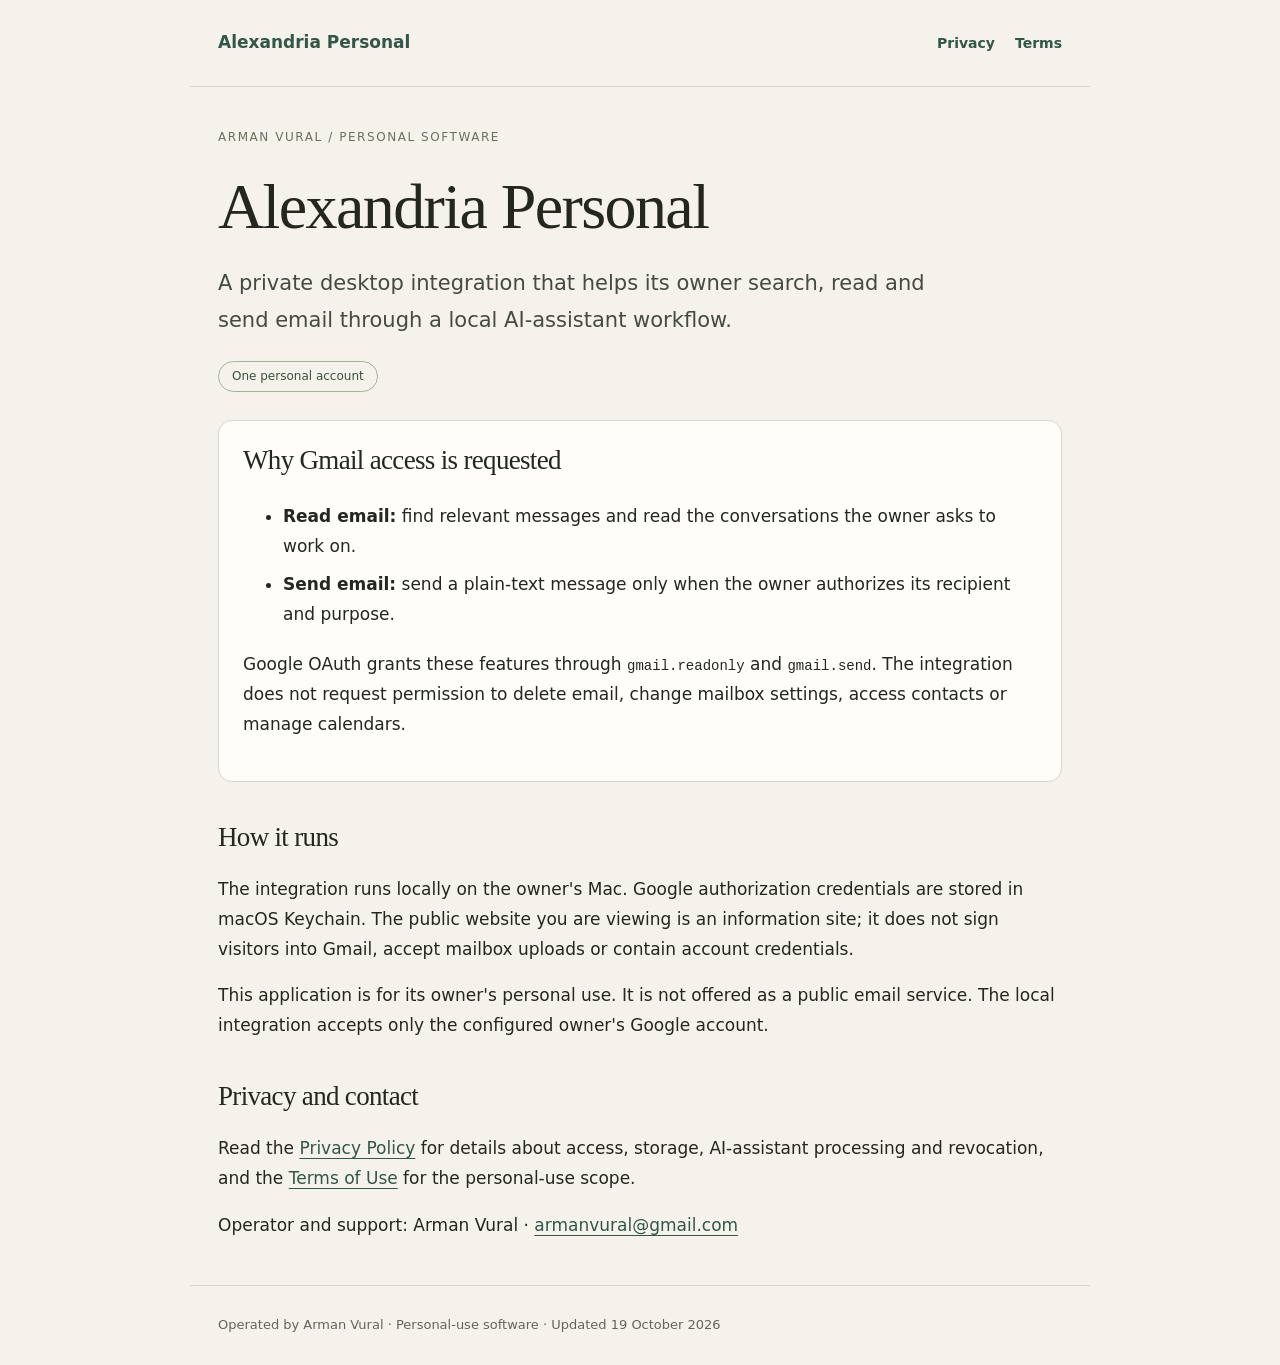
<file: index.html>
<!doctype html>
<html lang="en"><head><meta charset="utf-8"><meta name="viewport" content="width=device-width,initial-scale=1"><meta name="description" content="Alexandria Personal is Arman Vural’s private desktop integration for authorized Gmail search, reading and sending."><title>Personal account tools · Alexandria Personal</title><link rel="stylesheet" href="styles.css"><meta name="google-site-verification" content="R5yqbe4cu4GsxO4r31u0wrBrWrqTn4aQyH-hCQziayc" /></head><body><header><a href="./">Alexandria Personal</a><nav aria-label="Main"><a href="privacy.html">Privacy</a><a href="terms.html">Terms</a></nav></header><main><p class="eyebrow">Arman Vural / Personal software</p><h1>Alexandria Personal</h1><p class="lead">A private desktop integration that helps its owner search, read and send email through a local AI-assistant workflow.</p><span class="pill">One personal account</span><section class="card"><h2 style="margin-top:0">Why Gmail access is requested</h2><ul><li><strong>Read email:</strong> find relevant messages and read the conversations the owner asks to work on.</li><li><strong>Send email:</strong> send a plain-text message only when the owner authorizes its recipient and purpose.</li></ul><p>Google OAuth grants these features through <code>gmail.readonly</code> and <code>gmail.send</code>. The integration does not request permission to delete email, change mailbox settings, access contacts or manage calendars.</p></section><h2>How it runs</h2><p>The integration runs locally on the owner's Mac. Google authorization credentials are stored in macOS Keychain. The public website you are viewing is an information site; it does not sign visitors into Gmail, accept mailbox uploads or contain account credentials.</p><p>This application is for its owner's personal use. It is not offered as a public email service. The local integration accepts only the configured owner's Google account.</p><h2>Privacy and contact</h2><p>Read the <a href="privacy.html">Privacy Policy</a> for details about access, storage, AI-assistant processing and revocation, and the <a href="terms.html">Terms of Use</a> for the personal-use scope.</p><p>Operator and support: Arman Vural · <a href="mailto:armanvural@gmail.com">armanvural@gmail.com</a></p></main><footer>Operated by Arman Vural · Personal-use software · Updated 19 October 2026</footer></body></html>
</file>
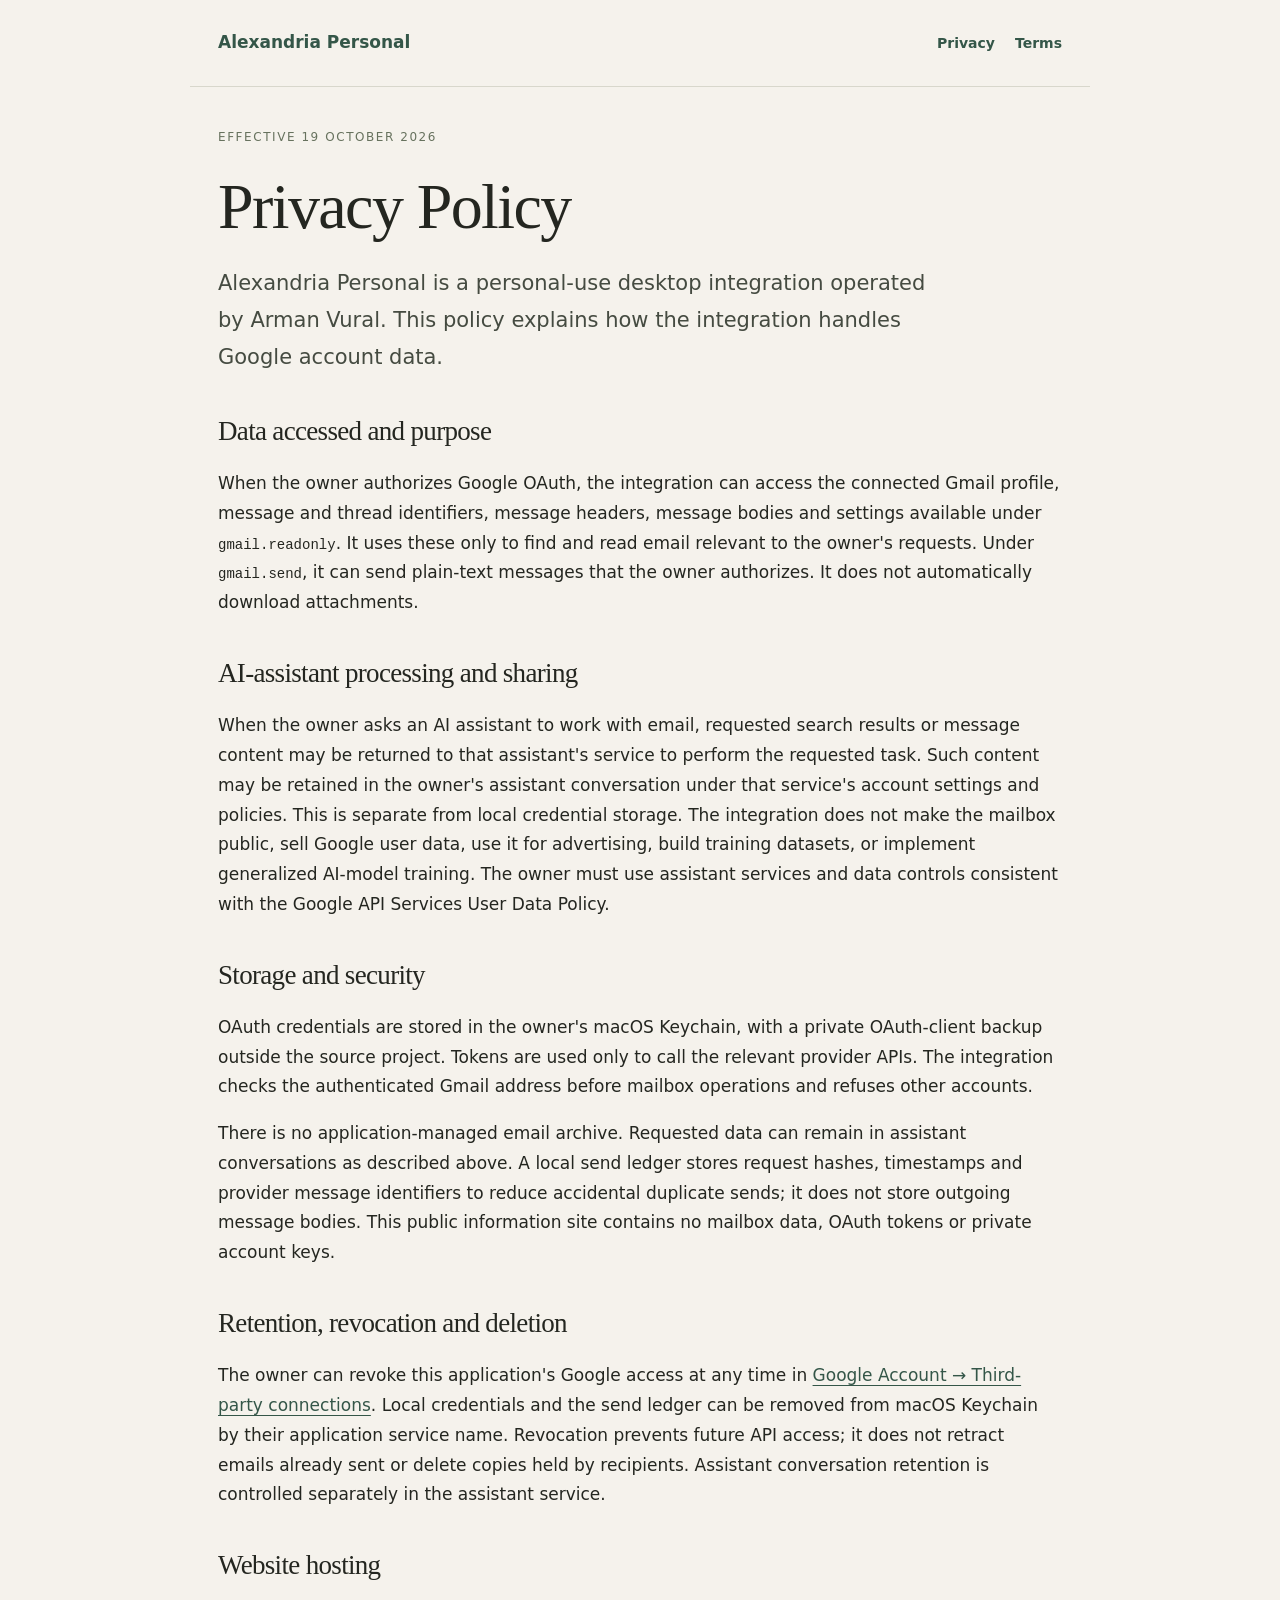
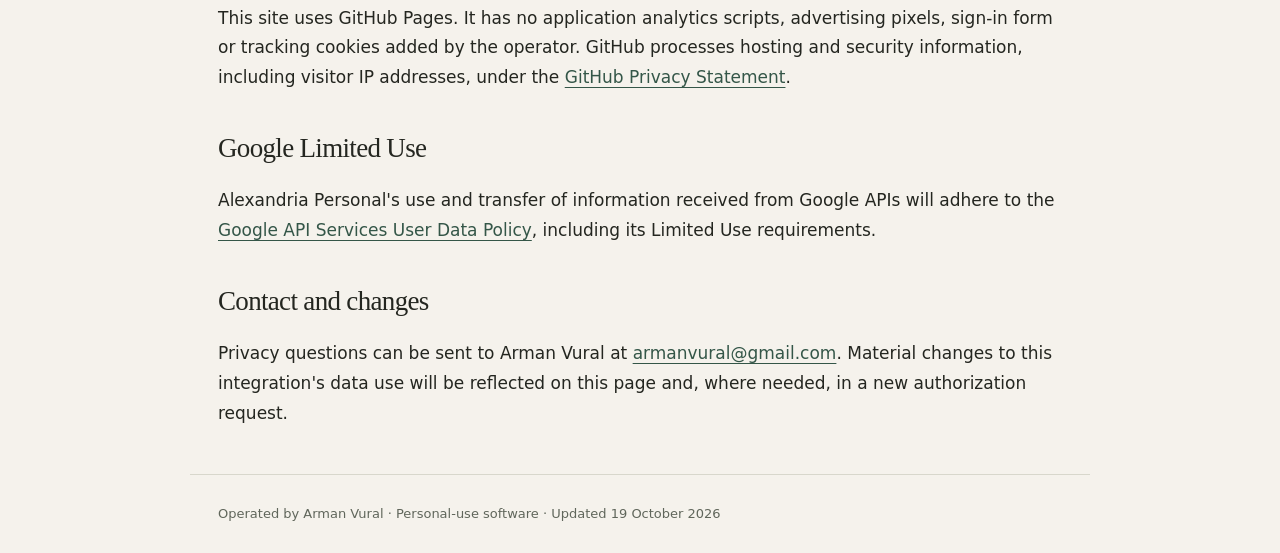
<file: privacy.html>
<!doctype html>
<html lang="en"><head><meta charset="utf-8"><meta name="viewport" content="width=device-width,initial-scale=1"><meta name="description" content="Privacy policy for Alexandria Personal, including Gmail scope, local Keychain storage, AI-assistant processing and revocation."><title>Privacy Policy · Alexandria Personal</title><link rel="stylesheet" href="styles.css"></head><body><header><a href="./">Alexandria Personal</a><nav aria-label="Main"><a href="privacy.html">Privacy</a><a href="terms.html">Terms</a></nav></header><main><p class="eyebrow">Effective 19 October 2026</p><h1>Privacy Policy</h1><p class="lead">Alexandria Personal is a personal-use desktop integration operated by Arman Vural. This policy explains how the integration handles Google account data.</p><h2>Data accessed and purpose</h2><p>When the owner authorizes Google OAuth, the integration can access the connected Gmail profile, message and thread identifiers, message headers, message bodies and settings available under <code>gmail.readonly</code>. It uses these only to find and read email relevant to the owner's requests. Under <code>gmail.send</code>, it can send plain-text messages that the owner authorizes. It does not automatically download attachments.</p><h2>AI-assistant processing and sharing</h2><p>When the owner asks an AI assistant to work with email, requested search results or message content may be returned to that assistant's service to perform the requested task. Such content may be retained in the owner's assistant conversation under that service's account settings and policies. This is separate from local credential storage. The integration does not make the mailbox public, sell Google user data, use it for advertising, build training datasets, or implement generalized AI-model training. The owner must use assistant services and data controls consistent with the Google API Services User Data Policy.</p><h2>Storage and security</h2><p>OAuth credentials are stored in the owner's macOS Keychain, with a private OAuth-client backup outside the source project. Tokens are used only to call the relevant provider APIs. The integration checks the authenticated Gmail address before mailbox operations and refuses other accounts.</p><p>There is no application-managed email archive. Requested data can remain in assistant conversations as described above. A local send ledger stores request hashes, timestamps and provider message identifiers to reduce accidental duplicate sends; it does not store outgoing message bodies. This public information site contains no mailbox data, OAuth tokens or private account keys.</p><h2>Retention, revocation and deletion</h2><p>The owner can revoke this application's Google access at any time in <a href="https://myaccount.google.com/connections">Google Account → Third-party connections</a>. Local credentials and the send ledger can be removed from macOS Keychain by their application service name. Revocation prevents future API access; it does not retract emails already sent or delete copies held by recipients. Assistant conversation retention is controlled separately in the assistant service.</p><h2>Website hosting</h2><p>This site uses GitHub Pages. It has no application analytics scripts, advertising pixels, sign-in form or tracking cookies added by the operator. GitHub processes hosting and security information, including visitor IP addresses, under the <a href="https://docs.github.com/en/site-policy/privacy-policies/github-general-privacy-statement">GitHub Privacy Statement</a>.</p><h2>Google Limited Use</h2><p>Alexandria Personal's use and transfer of information received from Google APIs will adhere to the <a href="https://developers.google.com/terms/api-services-user-data-policy">Google API Services User Data Policy</a>, including its Limited Use requirements.</p><h2>Contact and changes</h2><p>Privacy questions can be sent to Arman Vural at <a href="mailto:armanvural@gmail.com">armanvural@gmail.com</a>. Material changes to this integration's data use will be reflected on this page and, where needed, in a new authorization request.</p></main><footer>Operated by Arman Vural · Personal-use software · Updated 19 October 2026</footer></body></html>
</file>
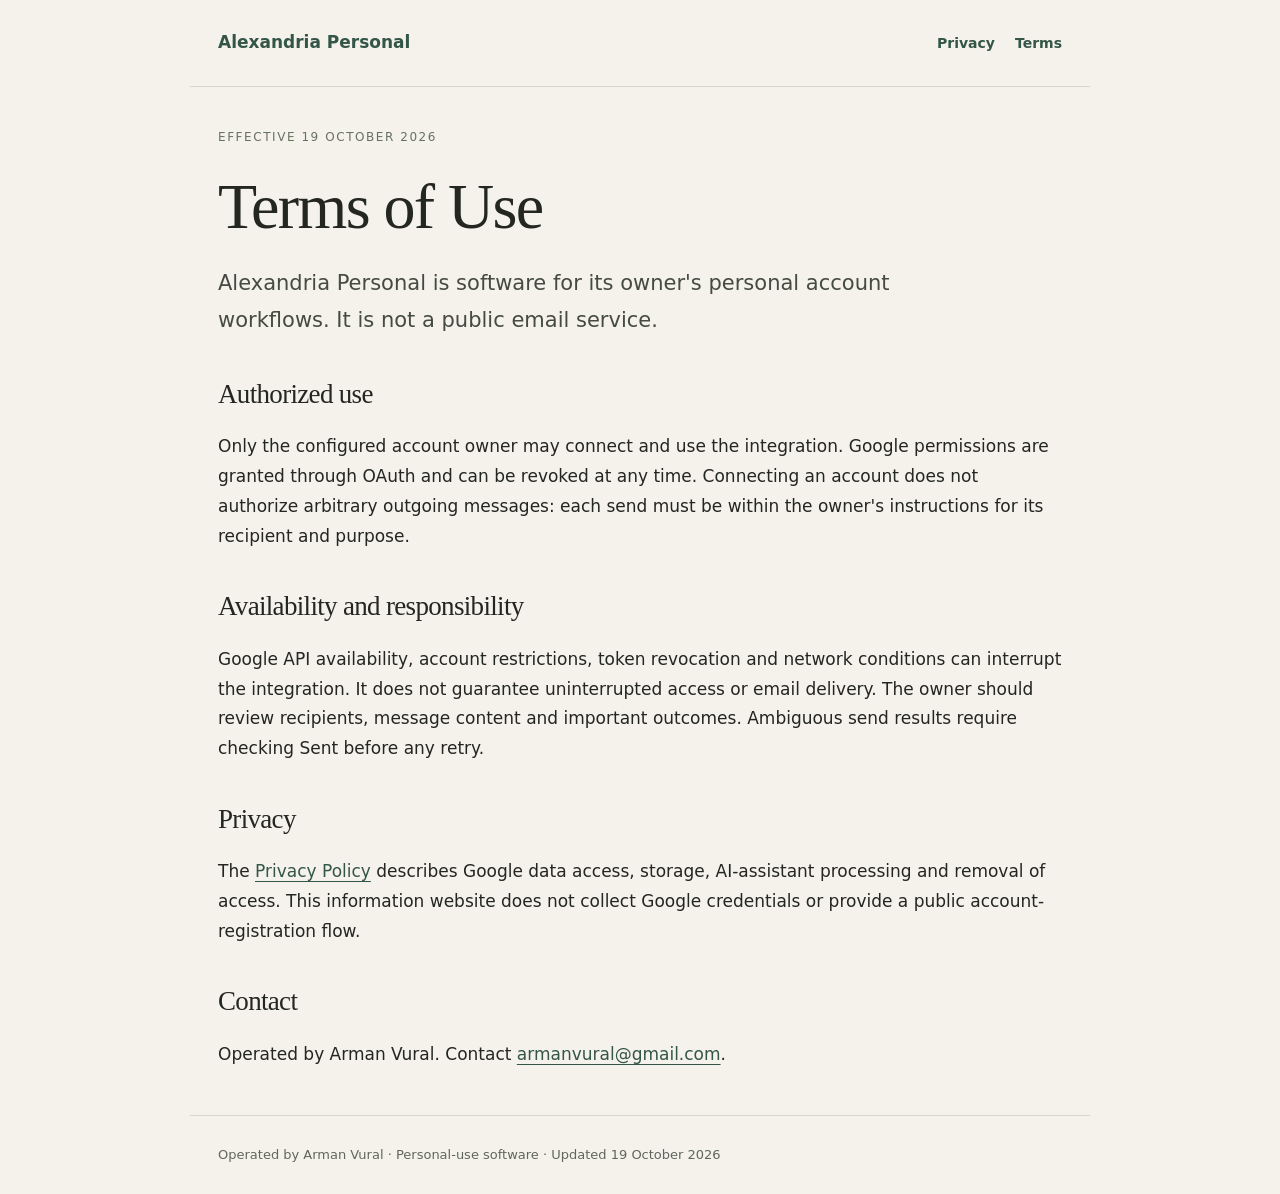
<file: terms.html>
<!doctype html>
<html lang="en"><head><meta charset="utf-8"><meta name="viewport" content="width=device-width,initial-scale=1"><meta name="description" content="Personal-use scope and operational terms for Alexandria Personal."><title>Terms of Use · Alexandria Personal</title><link rel="stylesheet" href="styles.css"></head><body><header><a href="./">Alexandria Personal</a><nav aria-label="Main"><a href="privacy.html">Privacy</a><a href="terms.html">Terms</a></nav></header><main><p class="eyebrow">Effective 19 October 2026</p><h1>Terms of Use</h1><p class="lead">Alexandria Personal is software for its owner's personal account workflows. It is not a public email service.</p><h2>Authorized use</h2><p>Only the configured account owner may connect and use the integration. Google permissions are granted through OAuth and can be revoked at any time. Connecting an account does not authorize arbitrary outgoing messages: each send must be within the owner's instructions for its recipient and purpose.</p><h2>Availability and responsibility</h2><p>Google API availability, account restrictions, token revocation and network conditions can interrupt the integration. It does not guarantee uninterrupted access or email delivery. The owner should review recipients, message content and important outcomes. Ambiguous send results require checking Sent before any retry.</p><h2>Privacy</h2><p>The <a href="privacy.html">Privacy Policy</a> describes Google data access, storage, AI-assistant processing and removal of access. This information website does not collect Google credentials or provide a public account-registration flow.</p><h2>Contact</h2><p>Operated by Arman Vural. Contact <a href="mailto:armanvural@gmail.com">armanvural@gmail.com</a>.</p></main><footer>Operated by Arman Vural · Personal-use software · Updated 19 October 2026</footer></body></html>
</file>
<file: styles.css>
*{box-sizing:border-box}html{color-scheme:light}body{margin:0;background:#f5f2ec;color:#242620;font:17px/1.75 ui-sans-serif,system-ui,-apple-system,BlinkMacSystemFont,"Segoe UI",sans-serif}main,header,footer{max-width:900px;margin:auto;padding:28px}header{display:flex;align-items:center;justify-content:space-between;gap:16px;border-bottom:1px solid #d8d7cc}header a{font-weight:600;text-decoration:none}a{color:#345648;text-underline-offset:4px}nav{display:flex;gap:20px;flex-wrap:wrap;font-size:14px}.eyebrow{font-size:12px;letter-spacing:.13em;text-transform:uppercase;color:#67725e}h1,h2{font-family:Georgia,serif;font-weight:400;line-height:1.15;letter-spacing:-.025em}h1{font-size:clamp(38px,7vw,64px);margin:22px 0}h2{font-size:27px;margin-top:40px}.lead{font-size:21px;max-width:720px;color:#454b41}.card{padding:24px;background:#fffdf8;border:1px solid #d8d7cc;border-radius:14px;margin:28px 0}.pill{font-size:12px;display:inline-block;border:1px solid #a4b29b;border-radius:99px;padding:4px 13px;color:#37513a}li{padding:4px 0}footer{font-size:13px;border-top:1px solid #d8d7cc;color:#60665b}code{font:14px ui-monospace,monospace;overflow-wrap:anywhere}small{color:#60665b}@media(max-width:580px){header{align-items:flex-start;flex-direction:column}main{padding-top:20px}.card{padding:18px}}
</file>
